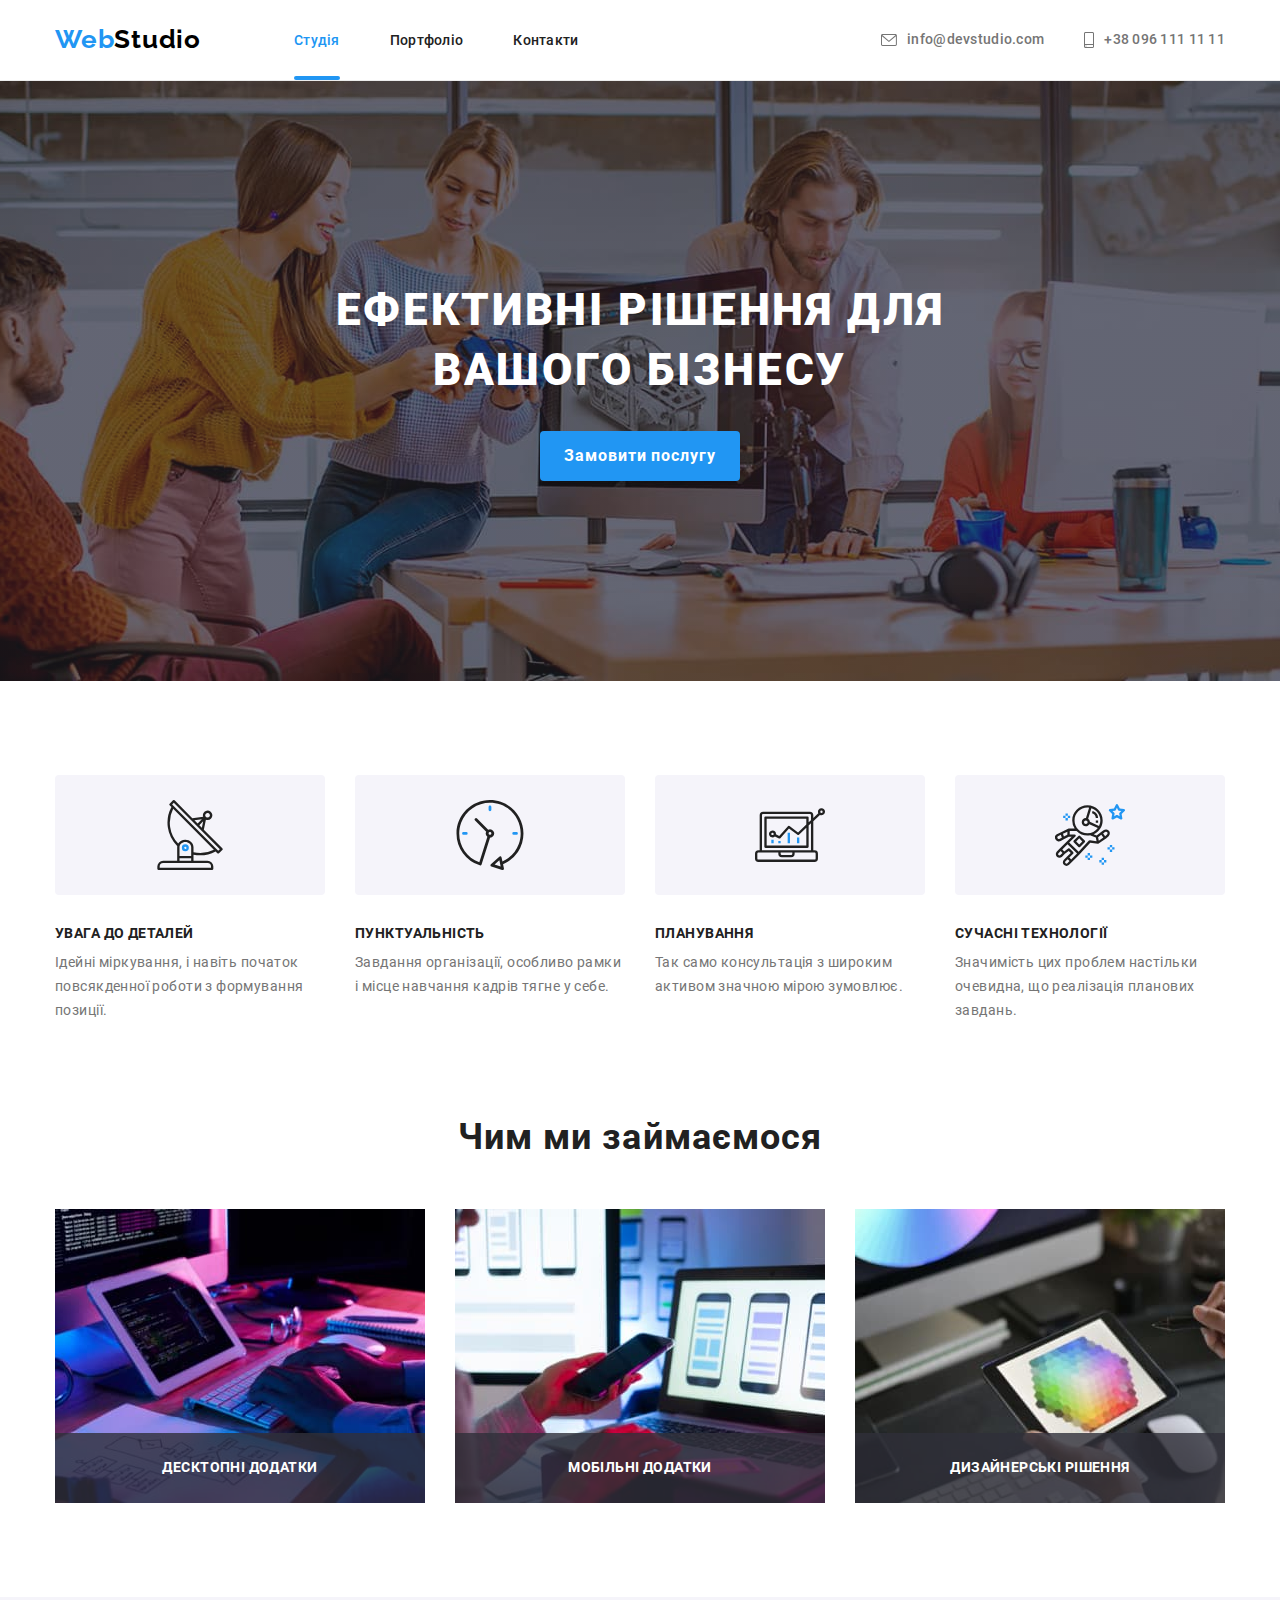
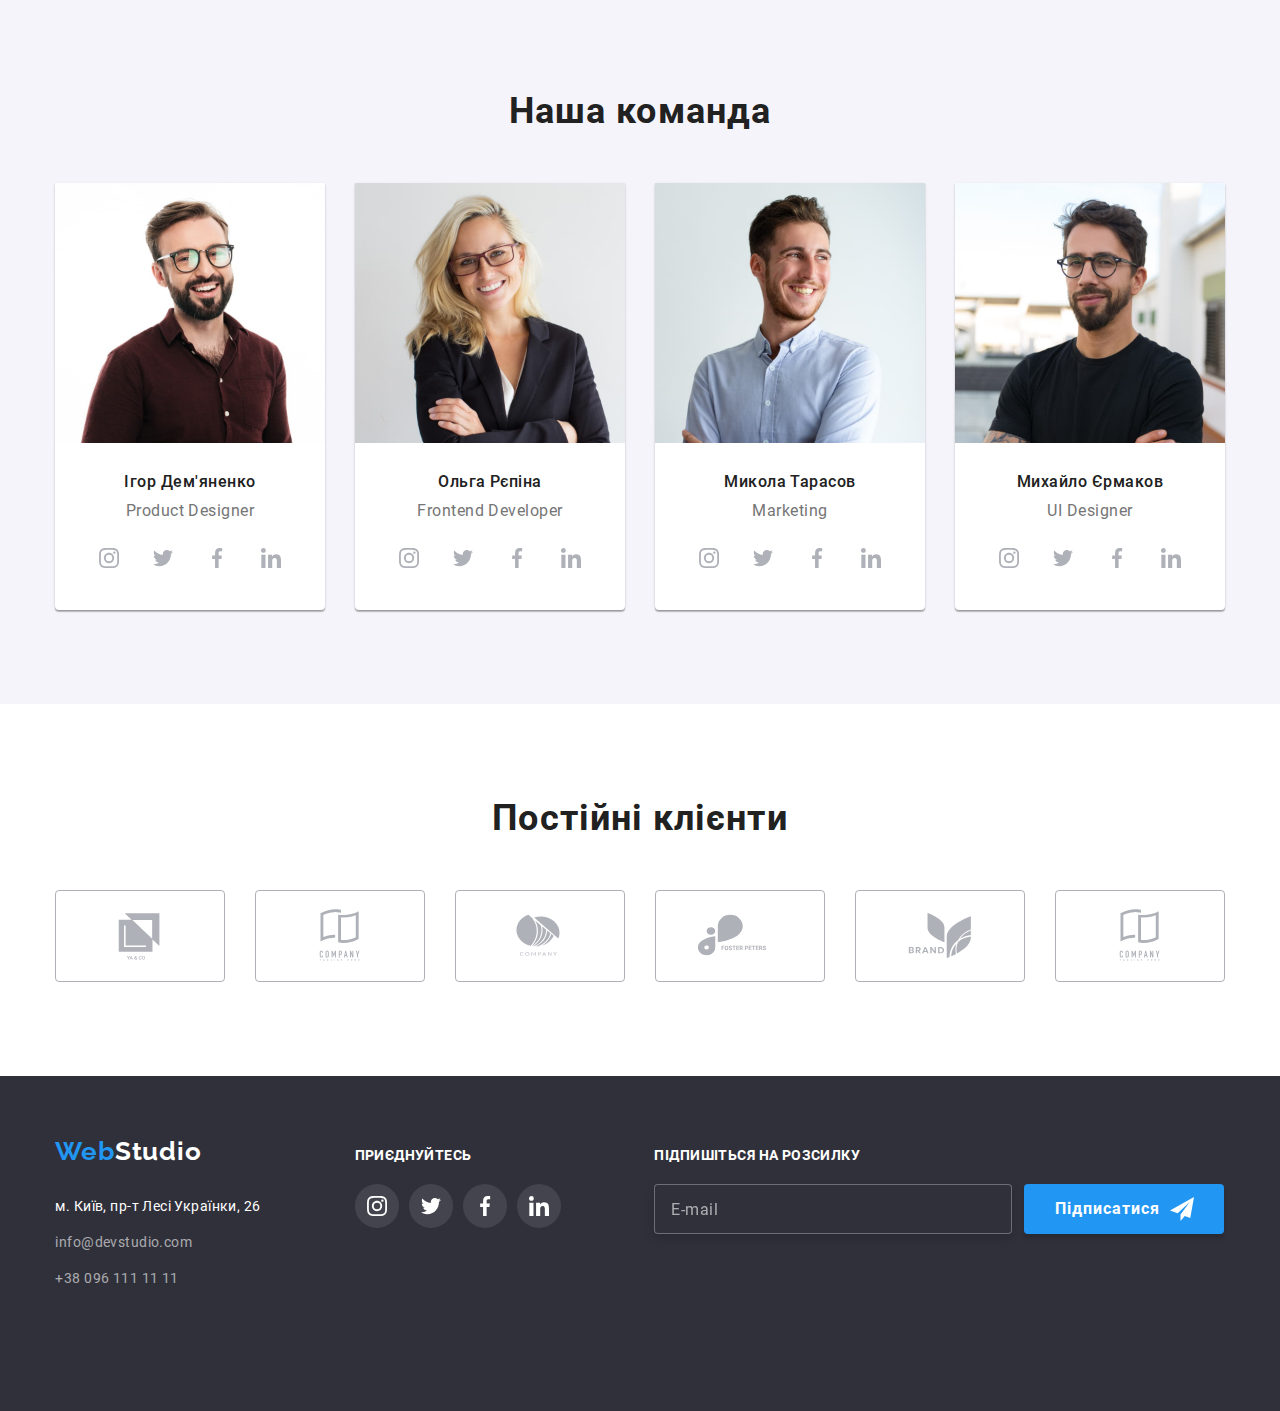
<file: index.html>
<!DOCTYPE html>
<html lang="uk">
  <head>
    <meta charset="UTF-8">
    <meta http-equiv="X-UA-Compatible" content="IE=edge">
    <meta name="viewport" content="width=device-width, initial-scale=1.0">
    <title>WebStudio</title>

    <link
      rel="stylesheet"
      href="https://cdnjs.cloudflare.com/ajax/libs/modern-normalize/1.1.0/modern-normalize.min.css">

    <link rel="stylesheet" href="./css/main.min.css">
  </head>
  <body>

    <!--Header-->
    <header class="header">
      <div class="header__container container">
        <a href="./index.html" class="logo">Web<span class="logo__text">Studio</span></a>

        <button type="button" class="menu-button js-open-menu">
          <svg width="40" height="40" aria-label="Перемикач мобільного меню">
            <use class="icon-menu" href="./images/icon.svg#icon-menu"></use>
          </svg>
        </button>

        <nav class="header__nav">
          <ul class="header__list list">
            <li class="header__item">
              <a href="./index.html" class="header__link header__link--current">Студія</a>
            </li>
            <li class="header__item">
              <a href="./portfolio.html" class="header__link">Портфоліо</a>
            </li>
            <li class="header__item">
              <a href="#" class="header__link">Контакти</a>
            </li>
          </ul>
        </nav>

        <ul class="contact-list list">
          <li class="contact-list__item">
            <a href="mailto:info@devstudio.com" class="contact-list__link">
              <svg class="contact-list__icon contact-list__icon--envelope">
                <use href="./images/icon.svg#icon-envelope"></use>
              </svg>
              info@devstudio.com
            </a>
          </li>
          <li class="contact-list__item">
            <a href="tel:+380961111111" class="contact-list__link">
              <svg class="contact-list__icon contact-list__icon--smartphone">
                <use href="./images/icon.svg#icon-smartphone"></use>
              </svg>
              +38 096 111 11 11
            </a>
          </li>
        </ul>
      </div>
    </header>

    <main>
      <!-- Hero-section -->
      <section class="hero">
        <div class="hero_container">
          <h1 class="hero__title">Ефективні рішення для вашого бізнесу</h1>

          <button type="button" class="button hero__button" data-modal-open>
            Замовити послугу
          </button>
        </div>
      </section>

      <!-- Benefits -->
      <section class="section">
        <div class="container">
          <h2 class="visually-hidden">Переваги нашої компанії</h2>

          <ul class="features list">
            <li class="features__item">
              <div class="features__icon">
                <svg width="70" height="70">
                  <use href="./images/icon.svg#icon-antenna"></use>
                </svg>
              </div>

              <h3 class="features__title">Увага до деталей</h3>
              <p class="features__paragraph">
                Ідейні міркування, і навіть початок повсякденної роботи з формування позиції.
              </p>
            </li>

            <li class="features__item">
              <div class="features__icon">
                <svg width="70" height="70">
                  <use href="./images/icon.svg#icon-clock"></use>
                </svg>
              </div>

              <h3 class="features__title">Пунктуальність</h3>
              <p class="features__paragraph">
                Завдання організації, особливо рамки і місце навчання кадрів тягне у себе.
              </p>
            </li>

            <li class="features__item">
              <div class="features__icon">
                <svg width="70" height="70">
                  <use href="./images/icon.svg#icon-diagram"></use>
                </svg>
              </div>

              <h3 class="features__title">Планування</h3>
              <p class="features__paragraph">
                Так само консультація з широким активом значною мірою зумовлює.
              </p>
            </li>

            <li class="features__item">
              <div class="features__icon">
                <svg width="70" height="70">
                  <use href="./images/icon.svg#icon-astronaut"></use>
                </svg>
              </div>

              <h3 class="features__title">Сучасні технології</h3>
              <p class="features__paragraph">
                Значимість цих проблем настільки очевидна, що реалізація планових завдань.
              </p>
            </li>
          </ul>
        </div>
      </section>

      <!-- Work -->
      <section class="section-work">
        <div class="container">
          <h2 class="section-title">Чим ми займаємося</h2>
          <ul class="work list">
            <li class="work__item">
              <img
                srcset="./images/desktop.jpg 1x, ./images/desktop@2x.jpg 2x"
                src="./images/desktop.jpg"
                alt="Веб-сайти"
                class="work__img">
              <h3 class="work__title">Десктопні додатки</h3>
            </li>
            <li class="work__item">
              <img
                srcset="./images/mobile.jpg 1x, ./images/mobile@2x.jpg 2x"
                src="./images/mobile.jpg"
                alt="Веб-сайти"
                class="work__img">

              <h3 class="work__title">Мобільні додатки</h3>
            </li>

            <li class="work__item">
              <img
                srcset="./images/designer.jpg 1x, ./images/designer@2x.jpg 2x"
                src="./images/designer.jpg"
                alt="Веб-сайти"
                class="work__img">

              <h3 class="work__title">Дизайнерські рішення</h3>
            </li>
          </ul>
        </div>
      </section>

      <!-- Comand-->
      <section class="section section--secondary-color">
        <div class="container">
          <h2 class="section-title">Наша команда</h2>

          <ul class="team list">
            <li class="team__item">
              <picture>
                <source
                  srcset="./images/igor-demyanenko.jpg 1x, ./images/igor-demyanenko@2x.jpg 2x"
                  media="(min-width: 1200px)">
                <source
                  srcset="
                    ./images/igor-demyanenko-tablet.jpg    1x,
                    ./images/igor-demyanenko-tablet@2x.jpg 2x
                  "
                  media="(min-width: 768px)">
                <img
                  srcset="
                    ./images/igor-demyanenko-mob.jpg    1x,
                    ./images/igor-demyanenko-mob@2x.jpg 2x
                  "
                  src="./images/igor-demyanenko-mob.jpg"
                  alt=""
                  class="team__img">
              </picture>

              <div class="team__container">
                <h3 class="team__title">Ігор Дем'яненко</h3>
                <p class="team__paragraph" lang="en">Product Designer</p>

                <ul class="social list">
                  <li class="social__item">
                    <a class="social__link" href="#">
                      <svg width="20" height="20">
                        <use href="./images/icon.svg#icon-instagram"></use></svg
                    ></a>
                  </li>
                  <li class="social__item">
                    <a class="social__link" href="#">
                      <svg width="20" height="20">
                        <use href="./images/icon.svg#icon-twitter"></use></svg
                    ></a>
                  </li>
                  <li class="social__item">
                    <a class="social__link" href="#">
                      <svg width="20" height="20">
                        <use href="./images/icon.svg#icon-facebook"></use></svg
                    ></a>
                  </li>
                  <li class="social__item">
                    <a class="social__link" href="#">
                      <svg width="20" height="20">
                        <use href="./images/icon.svg#icon-linkedin"></use></svg
                    ></a>
                  </li>
                </ul>
              </div>
            </li>

            <li class="team__item">
              <picture>
                <source
                  srcset="./images/olga-repina.jpg 1x, ./images/olga-repina@2x.jpg 2x"
                  media="(min-width: 1200px)">
                <source
                  srcset="./images/olga-repina-tablet.jpg 1x, ./images/olga-repina-tablet@2x.jpg 2x"
                  media="(min-width: 768px)">
                <img
                  srcset="./images/olga-repina-mob.jpg 1x, ./images/olga-repina-mob@2x.jpg 2x"
                  src="./images/olga-repina.jpg"
                  alt="Фото Ольгі Рєпіной"
                  class="team__img">
              </picture>

              <div class="team__container">
                <h3 class="team__title">Ольга Рєпіна</h3>
                <p class="team__paragraph" lang="en">Frontend Developer</p>

                <ul class="social list">
                  <li class="social__item">
                    <a class="social__link" href="#">
                      <svg width="20" height="20">
                        <use href="./images/icon.svg#icon-instagram"></use></svg
                    ></a>
                  </li>
                  <li class="social__item">
                    <a class="social__link" href="#">
                      <svg width="20" height="20">
                        <use href="./images/icon.svg#icon-twitter"></use></svg
                    ></a>
                  </li>
                  <li class="social__item">
                    <a class="social__link" href="#">
                      <svg width="20" height="20">
                        <use href="./images/icon.svg#icon-facebook"></use></svg
                    ></a>
                  </li>
                  <li class="social__item">
                    <a class="social__link" href="#">
                      <svg width="20" height="20">
                        <use href="./images/icon.svg#icon-linkedin"></use></svg
                    ></a>
                  </li>
                </ul>
              </div>
            </li>

            <li class="team__item">
              <picture>
                <source
                  srcset="./images/mykola-tarasov.jpg 1x, ./images/mykola-tarasov@2x.jpg 2x"
                  media="(min-width: 1200px)">
                <source
                  srcset="
                    ./images/mykola-tarasov-tablet.jpg    1x,
                    ./images/mykola-tarasov-tablet@2x.jpg 2x
                  "
                  media="(min-width: 768px)">
                <img
                  srcset="./images/mykola-tarasov-mob.jpg 1x, ./images/mykola-tarasov-mob@2x.jpg 2x"
                  src="./images/mykola-tarasov.jpg"
                  alt="Фото Миколи Тарасова"
                  class="team__img">
              </picture>

              <div class="team__container">
                <h3 class="team__title">Микола Тарасов</h3>
                <p class="team__paragraph" lang="en">Marketing</p>

                <ul class="social list">
                  <li class="social__item">
                    <a class="social__link" href="#">
                      <svg width="20" height="20">
                        <use href="./images/icon.svg#icon-instagram"></use></svg
                    ></a>
                  </li>
                  <li class="social__item">
                    <a class="social__link" href="#">
                      <svg width="20" height="20">
                        <use href="./images/icon.svg#icon-twitter"></use></svg
                    ></a>
                  </li>
                  <li class="social__item">
                    <a class="social__link" href="#">
                      <svg width="20" height="20">
                        <use href="./images/icon.svg#icon-facebook"></use></svg
                    ></a>
                  </li>
                  <li class="social__item">
                    <a class="social__link" href="#">
                      <svg width="20" height="20">
                        <use href="./images/icon.svg#icon-linkedin"></use></svg
                    ></a>
                  </li>
                </ul>
              </div>
            </li>

            <li class="team__item">
              <picture>
                <source
                  srcset="./images/mykhailo-yermakov.jpg 1x, ./images/mykhailo-yermakov@2x.jpg 2x"
                  media="(min-width: 1200px)">
                <source
                  srcset="
                    ./images/mykhailo-yermakov-tablet.jpg    1x,
                    ./images/mykhailo-yermakov-tablet@2x.jpg 2x
                  "
                  media="(min-width: 768px)">
                <img
                  srcset="
                    ./images/mykhailo-yermakov-mob.jpg    1x,
                    ./images/mykhailo-yermakov-mob@2x.jpg 2x
                  "
                  src="./images/mykhailo-yermakov.jpg"
                  alt="Фото Михайла Єрмакова"
                  class="team__img">
              </picture>

              <div class="team__container">
                <h3 class="team__title">Михайло Єрмаков</h3>
                <p class="team__paragraph" lang="en">UI Designer</p>

                <ul class="social list">
                  <li class="social__item">
                    <a class="social__link" href="#">
                      <svg width="20" height="20">
                        <use href="./images/icon.svg#icon-instagram"></use></svg
                    ></a>
                  </li>
                  <li class="social__item">
                    <a class="social__link" href="#">
                      <svg width="20" height="20">
                        <use href="./images/icon.svg#icon-twitter"></use></svg
                    ></a>
                  </li>
                  <li class="social__item">
                    <a class="social__link" href="#">
                      <svg width="20" height="20">
                        <use href="./images/icon.svg#icon-facebook"></use></svg
                    ></a>
                  </li>
                  <li class="social__item">
                    <a class="social__link" href="#">
                      <svg width="20" height="20">
                        <use href="./images/icon.svg#icon-linkedin"></use></svg
                    ></a>
                  </li>
                </ul>
              </div>
            </li>
          </ul>
        </div>
      </section>

      <!-- Clientage -->
      <section class="section">
        <div class="container">
          <h2 class="section-title">Постійні клієнти</h2>

          <ul class="clientage list">
            <li class="clientage__item">
              <a class="clientage__link" href="#">
                <svg width="106" height="60">
                  <use href="./images/icon.svg#icon-ya-co"></use>
                </svg>
              </a>
            </li>
            <li class="clientage__item">
              <a class="clientage__link" href="#">
                <svg width="106" height="60">
                  <use href="./images/icon.svg#icon-company-tagline-here"></use>
                </svg>
              </a>
            </li>
            <li class="clientage__item">
              <a class="clientage__link" href="#">
                <svg width="106" height="60">
                  <use href="./images/icon.svg#icon-company"></use>
                </svg>
              </a>
            </li>
            <li class="clientage__item">
              <a class="clientage__link" href="#">
                <svg width="106" height="60">
                  <use href="./images/icon.svg#icon-foster-peters"></use>
                </svg>
              </a>
            </li>
            <li class="clientage__item">
              <a class="clientage__link" href="#">
                <svg width="106" height="60">
                  <use href="./images/icon.svg#icon-brand"></use>
                </svg>
              </a>
            </li>
            <li class="clientage__item">
              <a class="clientage__link" href="#">
                <svg width="106" height="60">
                  <use href="./images/icon.svg#icon-company-tagline-here"></use>
                </svg>
              </a>
            </li>
          </ul>
        </div>
      </section>
    </main>
    <!-- Footer -->
    <footer class="footer">
      <div class="footer__container">
        <!-- Contancts -->
        <div class="address-container">
          <a href="./index.html" class="logo-footer"
            >Web<span class="logo-footer__text">Studio</span></a
          >
          <address class="address">
            <ul class="address__list list">
              <li class="address__item">
                <a
                  class="address__link address__link--map"
                  href="https://goo.gl/maps/W5uvphnCs49Fz31s8"
                  target="_blank"
                  rel="noreferrer noopener nofollow"
                  >м. Київ, пр-т Лесі Українки, 26
                </a>
              </li>
              <li class="address__item">
                <a href="mailto:info@devstudio.com" class="address__link">info@devstudio.com</a>
              </li>
              <li class="address__item">
                <a href="tel:+380961111111" class="address__link">+38 096 111 11 11</a>
              </li>
            </ul>
          </address>
        </div>

        <!-- Footer Social -->

        <div class="footer-social">
          <p class="footer-text">Приєднуйтесь</p>

          <ul class="social list">
            <li class="social__item">
              <a class="social__link footer-social__link" href="#">
                <svg width="20" height="20">
                  <use href="./images/icon.svg#icon-instagram"></use></svg
              ></a>
            </li>
            <li class="social__item">
              <a class="social__link footer-social__link" href="#">
                <svg width="20" height="20">
                  <use href="./images/icon.svg#icon-twitter"></use></svg
              ></a>
            </li>
            <li class="social__item">
              <a class="social__link footer-social__link" href="#">
                <svg width="20" height="20">
                  <use href="./images/icon.svg#icon-facebook"></use></svg
              ></a>
            </li>
            <li class="social__item">
              <a class="social__link footer-social__link" href="#">
                <svg width="20" height="20">
                  <use href="./images/icon.svg#icon-linkedin"></use></svg
              ></a>
            </li>
          </ul>
        </div>

        <!-- ПІДПИШІТЬСЯ НА РОЗСИЛКУ -->

        <div class="subscription">
          <p class="footer-text">Підпишіться на розсилку</p>

          <form class="subscription__form">
            <input class="subscription__input" type="email" name="email" placeholder="E-mail">

            <button class="button subscription__button" type="submit">
              Підписатися
              <svg class="subscription__icon" width="24" height="24">
                <use href="./images/icon.svg#icon-send"></use>
              </svg>
            </button>
          </form>
        </div>
      </div>
    </footer>

    <!-- Mobile menu -->

    <div class="mobile-menu js-menu-container">
      <button type="button" class="mobile-menu__button js-close-menu">
        <svg width="40" height="40">
          <use class="icon-menu-close" href="./images/icon.svg#icon-menu-close"></use>
        </svg>
      </button>

      <nav class="mobile-menu__nav">
        <ul class="mobile-menu__nav-list list">
          <li class="mobile-menu__nav-item">
            <a href="./index.html" class="mobile-menu__nav-link mobile-menu__nav-link--current"
              >Студія</a
            >
          </li>
          <li class="mobile-menu__nav-item">
            <a href="./portfolio.html" class="mobile-menu__nav-link">Портфоліо</a>
          </li>
          <li class="mobile-menu__nav-item">
            <a href="#" class="mobile-menu__nav-link">Контакти</a>
          </li>
        </ul>
      </nav>

      <ul class="mobile-menu__contact-list list">
        <li class="mobile-menu__contact-item">
          <a href="tel:+380961111111" class="mobile-menu__contact-link"> +38 096 111 11 11 </a>
        </li>
        <li class="mobile-menu__contact-itam">
          <a
            href="mailto:info@devstudio.com"
            class="mobile-menu__contact-link mobile-menu__contact-link--mail"
          >
            info@devstudio.com
          </a>
        </li>
      </ul>

      <ul class="mobile-menu__social-list list">
        <li class="mobile-menu__social-item">
          <a href="#" class="mobile-menu__social-link">Instagram</a>
        </li>
        <li class="mobile-menu__social-item">
          <a href="#" class="mobile-menu__social-link">Twitter</a>
        </li>
        <li class="mobile-menu__social-item">
          <a href="#" class="mobile-menu__social-link">Facebook</a>
        </li>
        <li class="mobile-menu__social-item">
          <a href="#" class="mobile-menu__social-link">LinkedIn</a>
        </li>
      </ul>
    </div>

    <!-- Modal -->
    <div class="backdrop is-hidden" data-modal>
      <div class="modal">
        <button class="close-button" type="button" data-modal-close>
          <svg width="18" height="18">
            <use href="./images/icon.svg#icon-close"></use>
          </svg>
        </button>

        <p class="modal__text">Залиште свої дані, ми вам передзвонимо</p>

        <form class="modal-form">
          <ul class="modal-form__list list">
            <li class="modal-form__item">
              <label class="modal-form__lable" for="user-name">Ім'я</label>
              <div class="modal-form__field">
                <input
                  class="modal-form__input"
                  id="user-name"
                  type="text"
                  name="user-name"
                  minlength="2"
                  required
                  title="Ім'я користувача має складатися з двох слів, розділених пробілом.">
                <svg class="modal-form__icon" width="18" height="18">
                  <use href="./images/icon.svg#icon-person"></use>
                </svg>
              </div>
            </li>

            <li class="modal-form__item">
              <label class="modal-form__lable" for="user-tel">Телефон</label>
              <div class="modal-form__field">
                <input
                  class="modal-form__input"
                  id="user-tel"
                  type="tel"
                  name="user-tel"
                  required
                  pattern="^[1-9]+[0-9]*$"
                  title="Номер телефону повинен починатися з 380...">
                <svg class="modal-form__icon" width="18" height="18">
                  <use href="./images/icon.svg#icon-phone"></use>
                </svg>
              </div>
            </li>

            <li class="modal-form__item">
              <label class="modal-form__lable" for="user-email">Пошта</label>
              <div class="modal-form__field">
                <input
                  class="modal-form__input"
                  id="user-email"
                  type="email"
                  name="user-email"
                  required>
                <svg class="modal-form__icon" width="18" height="18">
                  <use href="./images/icon.svg#icon-email"></use>
                </svg>
              </div>
            </li>

            <li class="modal-form__item">
              <label class="modal-form__lable" for="user-comment">Коментар</label>
              <textarea
                class="modal-form__textarea"
                name="user-comment"
                id="user-comment"
                placeholder="Введіть текст">
              </textarea>
            </li>

            <li class="modal-form__item">
              <div class="checkbox">
                <input
                  class="checkbox__input"
                  id="terms-checkbox"
                  type="checkbox"
                  name="terms-checkbox"
                  required>
                <svg class="checkbox__icon" width="16" height="15">
                  <use href="./images/icon.svg#icon-check"></use>
                </svg>
                <label class="checkbox__label" for="terms-checkbox" title="Обовязкове поле"
                  >Погоджуюся з розсилкою та приймаю
                  <a class="checkbox__link" href="#">Умови договору</a>
                </label>
              </div>
            </li>
          </ul>

          <button class="modal-form__button button" type="submit">Відправити</button>
        </form>
      </div>
    </div>
    <script src="./js/menu.js"></script>
    <script src="./js/modal.js"></script>
  </body>
</html>
</file>
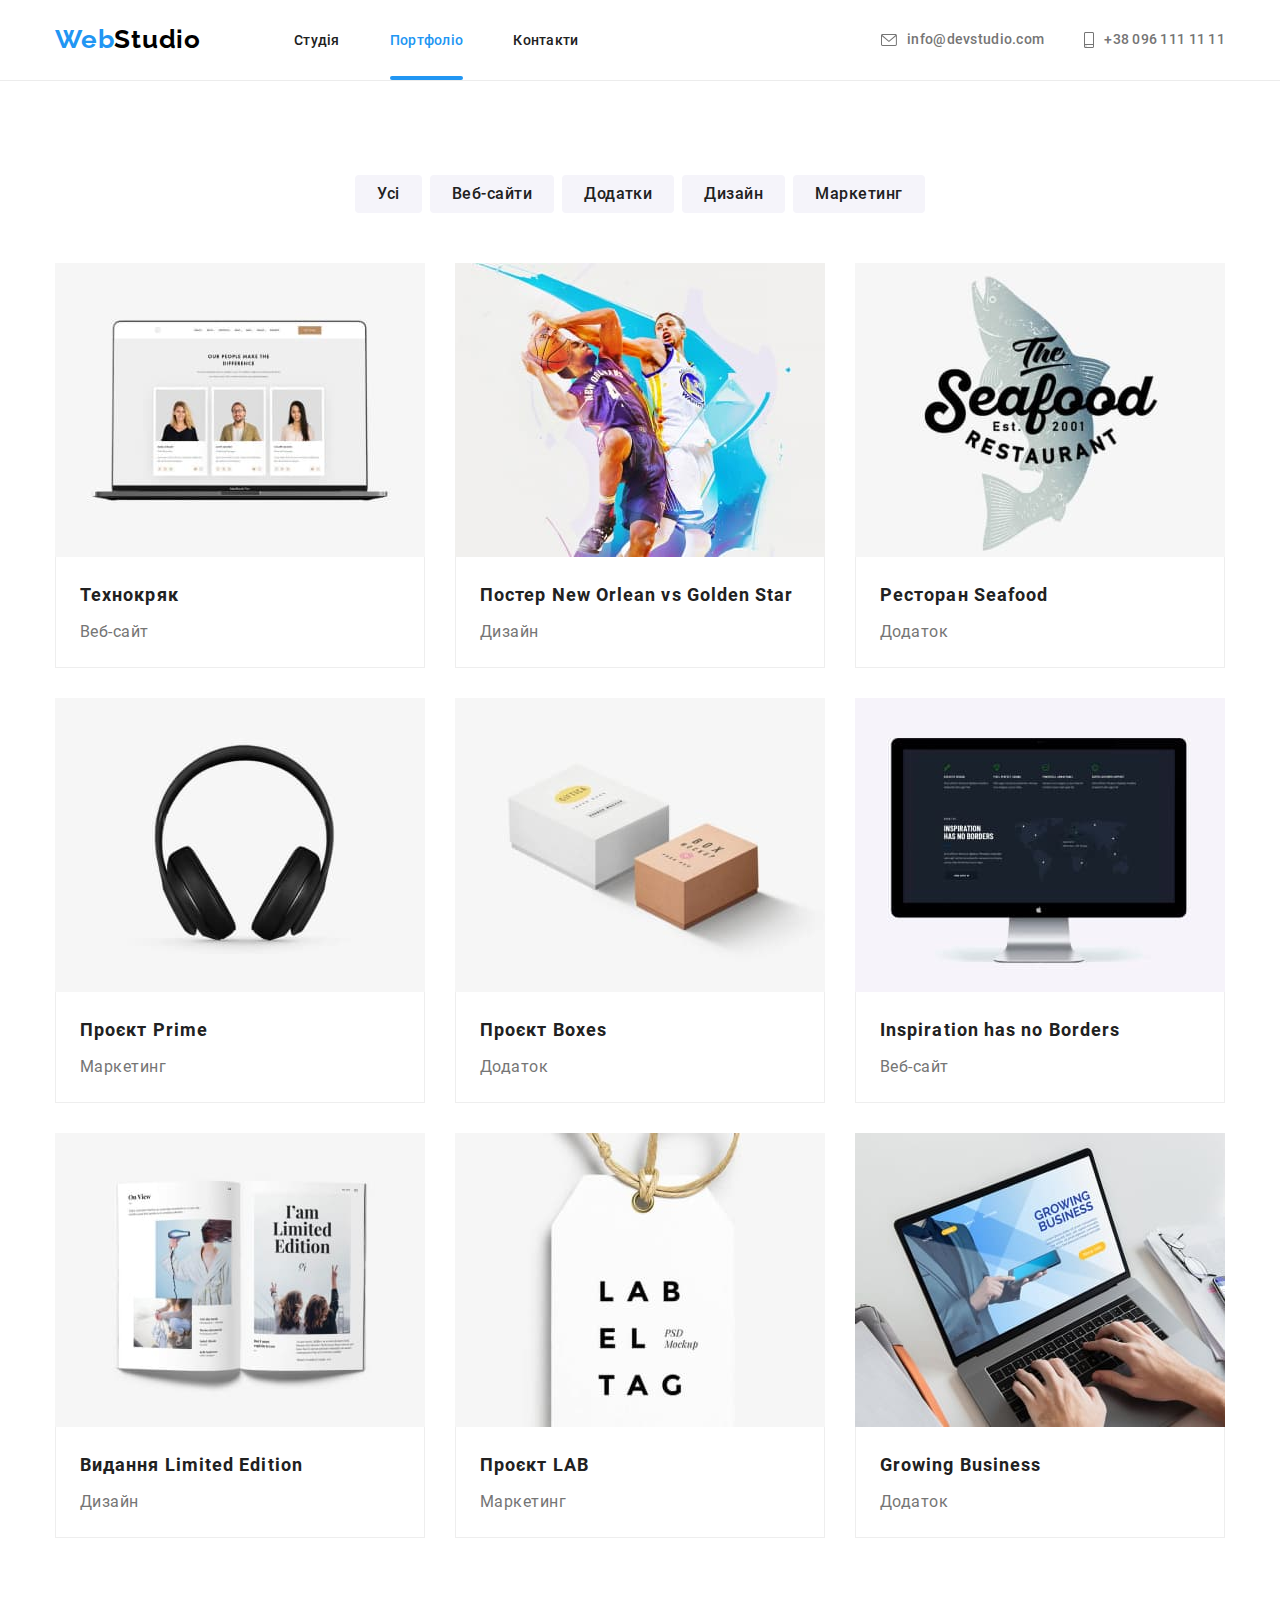
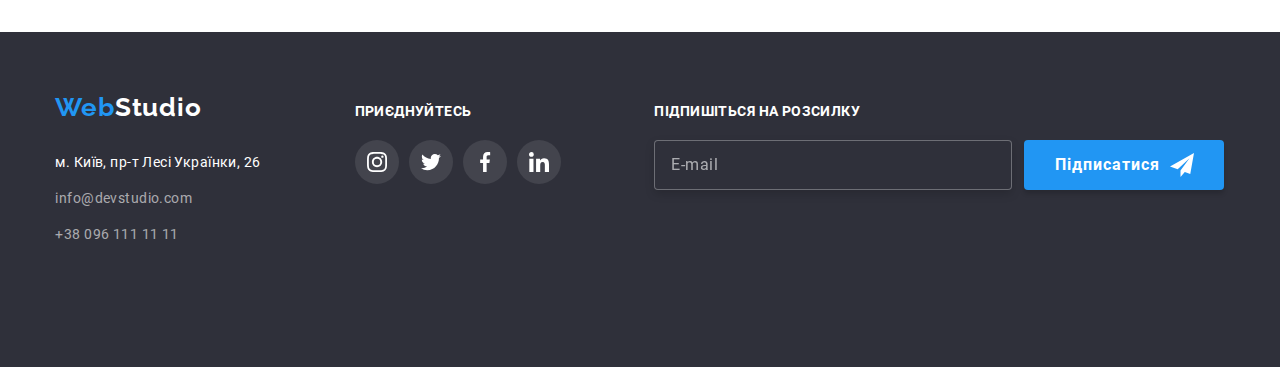
<file: portfolio.html>
<!DOCTYPE html>
<html lang="uk">
  <head>
    <meta charset="UTF-8">
    <meta http-equiv="X-UA-Compatible" content="IE=edge">
    <meta name="viewport" content="width=device-width, initial-scale=1.0">
    <title>WebStudio</title>
    <link
      href="https://fonts.googleapis.com/css2?family=Raleway:wght@700&family=Roboto:wght@400;500;700;900&display=swap"
      rel="stylesheet">

    <link
      rel="stylesheet"
      href="https://cdnjs.cloudflare.com/ajax/libs/modern-normalize/1.1.0/modern-normalize.min.css">

    <link rel="stylesheet" href="./css/main.min.css">
  </head>
  <body>
    <!-- Header-->
    <header class="header">
      <div class="header__container container">
        <a href="./index.html" class="logo">Web<span class="logo__text">Studio</span></a>

        <button type="button" class="menu-button js-open-menu">
          <svg width="40" height="40" aria-label="Перемикач мобільного меню">
            <use class="icon-menu" href="./images/icon.svg#icon-menu"></use>
          </svg>
        </button>

        <nav class="header__nav">
          <ul class="header__list list">
            <li class="header__item">
              <a href="./index.html" class="header__link">Студія</a>
            </li>
            <li class="header__item">
              <a href="./portfolio.html" class="header__link header__link--current">Портфоліо</a>
            </li>
            <li class="header__item">
              <a href="#" class="header__link">Контакти</a>
            </li>
          </ul>
        </nav>

        <ul class="contact-list list">
          <li class="contact-list__item">
            <a href="mailto:info@devstudio.com" class="contact-list__link">
              <svg class="contact-list__icon contact-list__icon--envelope">
                <use href="./images/icon.svg#icon-envelope"></use>
              </svg>
              info@devstudio.com
            </a>
          </li>
          <li class="contact-list__item">
            <a href="tel:+380961111111" class="contact-list__link">
              <svg class="contact-list__icon contact-list__icon--smartphone">
                <use href="./images/icon.svg#icon-smartphone"></use>
              </svg>
              +38 096 111 11 11
            </a>
          </li>
        </ul>
      </div>
    </header>

    <main>
      <!-- Buttons-->
      <section class="section">
        <div class="container">
          <h1 class="visually-hidden">Портфоліо</h1>
          <ul class="filter-list list">
            <li class="filter-list__item">
              <button type="button" class="button filter-list__button">Усі</button>
            </li>
            <li class="filter-list__item">
              <button type="button" class="button filter-list__button">Веб-сайти</button>
            </li>
            <li class="filter-list__item">
              <button type="button" class="button filter-list__button">Додатки</button>
            </li>
            <li class="filter-list__item">
              <button type="button" class="button filter-list__button">Дизайн</button>
            </li>
            <li class="filter-list__item">
              <button type="button" class="button filter-list__button">Маркетинг</button>
            </li>
          </ul>

          <!-- Projects-->

          <ul class="project list">
            <li class="project__item">
              <a href="#" class="project__link">
                <div class="project__img">
                  <picture>
                    <source
                      srcset="./images/technoquack.jpg 1x, ./images/technoquack@2x.jpg 2x"
                      media="(min-width: 1200px)">
                    <source
                      srcset="
                        ./images/technoquack-tablet.jpg    1x,
                        ./images/technoquack-tablet@2x.jpg 2x
                      "
                      media="(min-width: 768px)">
                    <img
                      srcset="./images/technoquack-mob.jpg 1x, ./images/technoquack-mob@2x.jpg 2x"
                      src="./images/technoquack.jpg"
                      alt="">
                  </picture>

                  <p class="project__overlay">
                    Ресурс пропонує комплексні пропозиції з різним рівнем функціоналу та сервісів.
                    Все це дозволить відвідувачу отримати вичерпні відомості про компанію чи
                    приватну особу.
                  </p>
                </div>

                <div class="project__container">
                  <h2 class="project__title">Технокряк</h2>
                  <p class="project__paragraph">Веб-сайт</p>
                </div>
              </a>
            </li>

            <li class="project__item">
              <a href="#" class="project__link">
                <div class="project__img">
                  <picture>
                    <source
                      srcset="
                        ./images/new-orlean-poster.jpg    1x,
                        ./images/new-orlean-poster@2x.jpg 2x
                      "
                      media="(min-width: 1200px)">
                    <source
                      srcset="
                        ./images/new-orlean-poster-tablet.jpg    1x,
                        ./images/new-orlean-poster-tablet@2x.jpg 2x
                      "
                      media="(min-width: 768px)">
                    <img
                      srcset="
                        ./images/new-orlean-poster-mob.jpg    1x,
                        ./images/new-orlean-poster-mob@2x.jpg 2x
                      "
                      src="./images/new-orlean-poster.jpg"
                      alt="">
                  </picture>

                  <p class="project__overlay">
                    Ресурс пропонує комплексні пропозиції з різним рівнем функціоналу та сервісів.
                    Все це дозволить відвідувачу отримати вичерпні відомості про компанію чи
                    приватну особу.
                  </p>
                </div>

                <div class="project__container">
                  <h2 class="project__title">Постер New Orlean vs Golden Star</h2>
                  <p class="project__paragraph">Дизайн</p>
                </div>
              </a>
            </li>

            <li class="project__item">
              <a href="#" class="project__link">
                <div class="project__img">
                  <picture>
                    <source
                      srcset="
                        ./images/seafood-restaurant.jpg    1x,
                        ./images/seafood-restaurant@2x.jpg 2x
                      "
                      media="(min-width: 1200px)">
                    <source
                      srcset="
                        ./images/seafood-restaurant-tablet.jpg    1x,
                        ./images/seafood-restaurant-tablet@2x.jpg 2x
                      "
                      media="(min-width: 768px)">
                    <img
                      srcset="
                        ./images/seafood-restaurant-mob.jpg    1x,
                        ./images/seafood-restaurant-mob@2x.jpg 2x
                      "
                      src="./images/seafood-restaurant.jpg"
                      alt="">
                  </picture>

                  <p class="project__overlay">
                    Ресурс пропонує комплексні пропозиції з різним рівнем функціоналу та сервісів.
                    Все це дозволить відвідувачу отримати вичерпні відомості про компанію чи
                    приватну особу.
                  </p>
                </div>

                <div class="project__container">
                  <h2 class="project__title">Ресторан Seafood</h2>
                  <p class="project__paragraph">Додаток</p>
                </div>
              </a>
            </li>

            <li class="project__item">
              <a href="#" class="project__link">
                <div class="project__img">
                  <picture>
                    <source
                      srcset="./images/project-prime.jpg 1x, ./images/project-prime@2x.jpg 2x"
                      media="(min-width: 1200px)">
                    <source
                      srcset="
                        ./images/project-prime-tablet.jpg    1x,
                        ./images/project-prime-tablet@2x.jpg 2x
                      "
                      media="(min-width: 768px)">
                    <img
                      srcset="
                        ./images/project-prime-mob.jpg    1x,
                        ./images/project-prime-mob@2x.jpg 2x
                      "
                      src="./images/project-prime.jpg"
                      alt="">
                  </picture>

                  <p class="project__overlay">
                    Ресурс пропонує комплексні пропозиції з різним рівнем функціоналу та сервісів.
                    Все це дозволить відвідувачу отримати вичерпні відомості про компанію чи
                    приватну особу.
                  </p>
                </div>

                <div class="project__container">
                  <h2 class="project__title">Проєкт Prime</h2>
                  <p class="project__paragraph">Маркетинг</p>
                </div>
              </a>
            </li>

            <li class="project__item">
              <a href="#" class="project__link">
                <div class="project__img">
                  <picture>
                    <source
                      srcset="./images/project-boxes.jpg 1x, ./images/project-boxes@2x.jpg 2x"
                      media="(min-width: 1200px)">
                    <source
                      srcset="
                        ./images/project-boxes-tablet.jpg    1x,
                        ./images/project-boxes-tablet@2x.jpg 2x
                      "
                      media="(min-width: 768px)">
                    <img
                      srcset="
                        ./images/project-boxes-mob.jpg    1x,
                        ./images/project-boxes-mob@2x.jpg 2x
                      "
                      src="./images/project-boxes.jpg"
                      alt="">
                  </picture>

                  <p class="project__overlay">
                    Ресурс пропонує комплексні пропозиції з різним рівнем функціоналу та сервісів.
                    Все це дозволить відвідувачу отримати вичерпні відомості про компанію чи
                    приватну особу.
                  </p>
                </div>

                <div class="project__container">
                  <h2 class="project__title">Проєкт Boxes</h2>
                  <p class="project__paragraph">Додаток</p>
                </div>
              </a>
            </li>

            <li class="project__item">
              <a href="#" class="project__link">
                <div class="project__img">
                  <picture>
                    <source
                      srcset="
                        ./images/inspiration-has-no-borders.jpg    1x,
                        ./images/inspiration-has-no-borders@2x.jpg 2x
                      "
                      media="(min-width: 1200px)">
                    <source
                      srcset="
                        ./images/inspiration-has-no-borders-tablet.jpg    1x,
                        ./images/inspiration-has-no-borders-tablet@2x.jpg 2x
                      "
                      media="(min-width: 768px)">
                    <img
                      srcset="
                        ./images/inspiration-has-no-borders-mob.jpg    1x,
                        ./images/inspiration-has-no-borders-mob@2x.jpg 2x
                      "
                      src="./images/inspiration-has-no-borders.jpg"
                      alt="">
                  </picture>

                  <p class="project__overlay">
                    Ресурс пропонує комплексні пропозиції з різним рівнем функціоналу та сервісів.
                    Все це дозволить відвідувачу отримати вичерпні відомості про компанію чи
                    приватну особу.
                  </p>
                </div>

                <div class="project__container">
                  <h2 class="project__title">Inspiration has no Borders</h2>
                  <p class="project__paragraph">Веб-сайт</p>
                </div>
              </a>
            </li>

            <li class="project__item">
              <a href="#" class="project__link">
                <div class="project__img">
                  <picture>
                    <source
                      srcset="./images/limited-edition.jpg 1x, ./images/limited-edition@2x.jpg 2x"
                      media="(min-width: 1200px)">
                    <source
                      srcset="
                        ./images/limited-edition-tablet.jpg    1x,
                        ./images/limited-edition-tablet@2x.jpg 2x
                      "
                      media="(min-width: 768px)">
                    <img
                      srcset="
                        ./images/limited-edition-mob.jpg    1x,
                        ./images/limited-edition-mob@2x.jpg 2x
                      "
                      src="./images/limited-edition.jpg"
                      alt="">
                  </picture>

                  <p class="project__overlay">
                    Ресурс пропонує комплексні пропозиції з різним рівнем функціоналу та сервісів.
                    Все це дозволить відвідувачу отримати вичерпні відомості про компанію чи
                    приватну особу.
                  </p>
                </div>

                <div class="project__container">
                  <h2 class="project__title">Видання Limited Edition</h2>
                  <p class="project__paragraph">Дизайн</p>
                </div>
              </a>
            </li>

            <li class="project__item">
              <a href="#" class="project__link">
                <div class="project__img">
                  <picture>
                    <source
                      srcset="./images/lab-project.jpg 1x, ./images/lab-project@2x.jpg 2x"
                      media="(min-width: 1200px)">
                    <source
                      srcset="
                        ./images/lab-project-tablet.jpg    1x,
                        ./images/lab-project-tablet@2x.jpg 2x
                      "
                      media="(min-width: 768px)">
                    <img
                      srcset="./images/lab-project-mob.jpg 1x, ./images/lab-project-mob@2x.jpg 2x"
                      src="./images/lab-project.jpg"
                      alt="">
                  </picture>

                  <p class="project__overlay">
                    Ресурс пропонує комплексні пропозиції з різним рівнем функціоналу та сервісів.
                    Все це дозволить відвідувачу отримати вичерпні відомості про компанію чи
                    приватну особу.
                  </p>
                </div>

                <div class="project__container">
                  <h2 class="project__title">Проєкт LAB</h2>
                  <p class="project__paragraph">Маркетинг</p>
                </div>
              </a>
            </li>

            <li class="project__item">
              <a href="#" class="project__link">
                <div class="project__img">
                  <picture>
                    <source
                      srcset="./images/growing-business.jpg 1x, ./images/growing-business@2x.jpg 2x"
                      media="(min-width: 1200px)">
                    <source
                      srcset="
                        ./images/growing-business-tablet.jpg    1x,
                        ./images/growing-business-tablet@2x.jpg 2x
                      "
                      media="(min-width: 768px)">
                    <img
                      srcset="
                        ./images/growing-business-mob.jpg    1x,
                        ./images/growing-business-mob@2x.jpg 2x
                      "
                      src="./images/growing-business.jpg"
                      alt="">
                  </picture>

                  <p class="project__overlay">
                    Ресурс пропонує комплексні пропозиції з різним рівнем функціоналу та сервісів.
                    Все це дозволить відвідувачу отримати вичерпні відомості про компанію чи
                    приватну особу.
                  </p>
                </div>

                <div class="project__container">
                  <h2 class="project__title">Growing Business</h2>
                  <p class="project__paragraph">Додаток</p>
                </div>
              </a>
            </li>
          </ul>
        </div>
      </section>
    </main>
    <!-- Footer-->
    <footer class="footer">
      <div class="footer__container">
        <!-- Contacts -->
        <div class="address-container">
          <a href="./index.html" class="logo-footer"
            >Web<span class="logo-footer__text">Studio</span></a>
          <address class="address">
            <ul class="address__list list">
              <li class="address__item">
                <a
                  class="address__link address__link--map"
                  href="https://goo.gl/maps/W5uvphnCs49Fz31s8"
                  target="_blank"
                  rel="noreferrer noopener nofollow"
                  >м. Київ, пр-т Лесі Українки, 26
                </a>
              </li>
              <li class="address__item">
                <a href="mailto:info@devstudio.com" class="address__link">info@devstudio.com</a>
              </li>
              <li class="address__item">
                <a href="tel:+380961111111" class="address__link">+38 096 111 11 11</a>
              </li>
            </ul>
          </address>
        </div>

        <!-- Footer Social -->

        <div class="footer-social">
          <p class="footer-text">Приєднуйтесь</p>

          <ul class="social list">
            <li class="social__item">
              <a class="social__link footer-social__link" href="#">
                <svg width="20" height="20">
                  <use href="./images/icon.svg#icon-instagram"></use></svg
              ></a>
            </li>
            <li class="social__item">
              <a class="social__link footer-social__link" href="#">
                <svg width="20" height="20">
                  <use href="./images/icon.svg#icon-twitter"></use></svg
              ></a>
            </li>
            <li class="social__item">
              <a class="social__link footer-social__link" href="#">
                <svg width="20" height="20">
                  <use href="./images/icon.svg#icon-facebook"></use></svg
              ></a>
            </li>
            <li class="social__item">
              <a class="social__link footer-social__link" href="#">
                <svg width="20" height="20">
                  <use href="./images/icon.svg#icon-linkedin"></use></svg
              ></a>
            </li>
          </ul>
        </div>

        <!-- ПІДПИШІТЬСЯ НА РОЗСИЛКУ -->

        <div class="subscription">
          <p class="footer-text">Підпишіться на розсилку</p>

          <form class="subscription__form">
            <input class="subscription__input" type="email" name="email" placeholder="E-mail">

            <button class="button subscription__button" type="submit">
              Підписатися
              <svg class="subscription__icon" width="24" height="24">
                <use href="./images/icon.svg#icon-send"></use>
              </svg>
            </button>
          </form>
        </div>
      </div>
    </footer>

    <!-- Mobile menu -->

    <div class="mobile-menu js-menu-container">
      <button type="button" class="mobile-menu__button js-close-menu">
        <svg width="40" height="40">
          <use class="icon-menu-close" href="./images/icon.svg#icon-menu-close"></use>
        </svg>
      </button>

      <nav class="mobile-menu__nav">
        <ul class="mobile-menu__nav-list list">
          <li class="mobile-menu__nav-item">
            <a href="./index.html" class="mobile-menu__nav-link mobile-menu__nav-link--current"
              >Студія</a
            >
          </li>
          <li class="mobile-menu__nav-item">
            <a href="./portfolio.html" class="mobile-menu__nav-link">Портфоліо</a>
          </li>
          <li class="mobile-menu__nav-item">
            <a href="#" class="mobile-menu__nav-link">Контакти</a>
          </li>
        </ul>
      </nav>

      <ul class="mobile-menu__contact-list list">
        <li class="mobile-menu__contact-item">
          <a href="tel:+380961111111" class="mobile-menu__contact-link"> +38 096 111 11 11 </a>
        </li>
        <li class="mobile-menu__contact-itam">
          <a
            href="mailto:info@devstudio.com"
            class="mobile-menu__contact-link mobile-menu__contact-link--mail">
            info@devstudio.com
          </a>
        </li>
      </ul>

      <ul class="mobile-menu__social-list list">
        <li class="mobile-menu__social-item">
          <a href="#" class="mobile-menu__social-link">Instagram</a>
        </li>
        <li class="mobile-menu__social-item">
          <a href="#" class="mobile-menu__social-link">Twitter</a>
        </li>
        <li class="mobile-menu__social-item">
          <a href="#" class="mobile-menu__social-link">Facebook</a>
        </li>
        <li class="mobile-menu__social-item">
          <a href="#" class="mobile-menu__social-link">LinkedIn</a>
        </li>
      </ul>
    </div>
    <script src="./js/menu.js"></script>
  </body>
</html>
</file>
<file: css/main.min.css>
@font-face{font-family:"Raleway";src:url("../fonts/Raleway-VariableFont_wght.ttf");font-weight:700;font-style:normal;font-display:swap}@font-face{font-family:"Roboto";src:url("../fonts/Roboto-Regular.ttf");font-weight:400;font-style:normal;font-display:swap}@font-face{font-family:"Roboto";src:url("../fonts/Roboto-Medium.ttf");font-weight:500;font-style:normal;font-display:swap}@font-face{font-family:"Roboto";src:url("../fonts/Roboto-Bold.ttf");font-weight:700;font-style:normal;font-display:swap}@font-face{font-family:"Roboto";src:url("../fonts/Roboto-Black.ttf");font-weight:900;font-style:normal;font-display:swap}html{-webkit-box-sizing:border-box;box-sizing:border-box}*,*::before,*::after{-webkit-box-sizing:inherit;box-sizing:inherit}body{margin:0;background-color:#fff;color:#757575;font-family:Roboto,sans-serif}h1,h2,h3,h4,h5,h6,p{margin-top:0;margin-bottom:0}.list{list-style:none;padding-left:0;margin:0}.link{text-decoration:none;color:inherit}img{display:block;max-width:100%;height:auto}address{font-style:normal}.visually-hidden{position:absolute;white-space:nowrap;width:1px;height:1px;overflow:hidden;border:0;padding:0;clip:rect(0 0 0 0);-webkit-clip-path:inset(50%);clip-path:inset(50%);margin:-1px}.menu-button{display:-webkit-box;display:-ms-flexbox;display:flex;-webkit-box-align:center;-ms-flex-align:center;align-items:center;-webkit-box-pack:center;-ms-flex-pack:center;justify-content:center;padding:0;margin:0;background-color:#fff;cursor:pointer;border:none}@media screen and (min-width: 768px){.menu-button{display:none}}.button{color:#000;background:#fff;font-family:Roboto,sans-serif;cursor:pointer;border:0}.hero__button{font-weight:700;font-size:16px;line-height:1.875;color:#fff;background:#2196f3;-webkit-box-shadow:0px 4px 4px rgba(0,0,0,.15);box-shadow:0px 4px 4px rgba(0,0,0,.15);letter-spacing:.06em;min-width:200px;padding:10px 24px;text-align:center;border-radius:4px;-webkit-transition-property:background-color;transition-property:background-color;-webkit-transition-duration:250ms;transition-duration:250ms;-webkit-transition-timing-function:cubic-bezier(0.4, 0, 0.2, 1);transition-timing-function:cubic-bezier(0.4, 0, 0.2, 1)}.hero__button:hover,.hero__button:focus{background-color:#188ce8}.subscription__button{margin:0 auto;display:-webkit-box;display:-ms-flexbox;display:flex;-webkit-box-align:center;-ms-flex-align:center;align-items:center;-webkit-box-pack:center;-ms-flex-pack:center;justify-content:center;text-align:center;width:200px;height:50px;-webkit-box-shadow:0px 4px 4px rgba(0,0,0,.15);box-shadow:0px 4px 4px rgba(0,0,0,.15);border:none;border-radius:4px;background:#2196f3;font-family:inherit;font-weight:700;font-size:16px;line-height:1.88;letter-spacing:.06em;color:#fff;cursor:pointer}.close-button{position:absolute;top:8px;right:8px;display:-webkit-box;display:-ms-flexbox;display:flex;-webkit-box-align:center;-ms-flex-align:center;align-items:center;-webkit-box-orient:vertical;-webkit-box-direction:normal;-ms-flex-direction:column;flex-direction:column;-webkit-box-pack:center;-ms-flex-pack:center;justify-content:center;border-radius:50%;cursor:pointer;background:#fff;border:1px solid rgba(0,0,0,.1);height:30px;width:30px;-webkit-transition-property:fill;transition-property:fill;-webkit-transition-duration:250ms;transition-duration:250ms}.close-button:hover,.close-button:focus{fill:#2196f3}.modal-form__button{display:-webkit-box;display:-ms-flexbox;display:flex;margin:0 auto;font-weight:700;font-size:16px;line-height:1.87;color:#fff;background:#2196f3;-webkit-box-shadow:0px 4px 4px rgba(0,0,0,.15);box-shadow:0px 4px 4px rgba(0,0,0,.15);letter-spacing:.06em;min-width:200px;padding:10px 52px;text-align:center;border-radius:4px;-webkit-transition-property:background-color;transition-property:background-color;-webkit-transition-duration:250ms;transition-duration:250ms;margin-top:30px}.modal-form__button:hover,.modal-form__button:focus{background-color:#188ce8}.filter-list__button{color:#212121;background-color:#f5f4fa;font-weight:500;font-size:16px;line-height:1.62;letter-spacing:.03em;padding:6px 22px;text-align:center;border-radius:4px;-webkit-transition-property:color,background-color,-webkit-box-shadow;transition-property:color,background-color,-webkit-box-shadow;transition-property:color,box-shadow,background-color;transition-property:color,box-shadow,background-color,-webkit-box-shadow;-webkit-transition-duration:250ms;transition-duration:250ms;-webkit-transition-timing-function:cubic-bezier(0.4, 0, 0.2, 1);transition-timing-function:cubic-bezier(0.4, 0, 0.2, 1)}.filter-list__button:hover,.filter-list__button:focus{color:#fff;background-color:#2196f3;-webkit-box-shadow:0px 1px 1px rgba(0,0,0,.12),0px 4px 4px rgba(0,0,0,.06),1px 4px 6px rgba(0,0,0,.16);box-shadow:0px 1px 1px rgba(0,0,0,.12),0px 4px 4px rgba(0,0,0,.06),1px 4px 6px rgba(0,0,0,.16)}.clientage{display:-webkit-box;display:-ms-flexbox;display:flex;-ms-flex-wrap:wrap;flex-wrap:wrap;gap:30px;-webkit-box-pack:center;-ms-flex-pack:center;justify-content:center}@media screen and (min-width: 1200px){.clientage{-ms-flex-wrap:nowrap;flex-wrap:nowrap}}.clientage__item{width:210px;height:92px}@media screen and (min-width: 768px){.clientage__item{width:226px}}@media screen and (min-width: 1200px){.clientage__item{width:170px}}.clientage__link{border:1px solid #afb1b8;display:-webkit-box;display:-ms-flexbox;display:flex;-webkit-box-align:center;-ms-flex-align:center;align-items:center;-webkit-box-pack:center;-ms-flex-pack:center;justify-content:center;fill:#afb1b8;width:100%;height:100%;border-radius:4px;-webkit-transition-property:fill,border;transition-property:fill,border;-webkit-transition-duration:250ms;transition-duration:250ms;-webkit-transition-timing-function:cubic-bezier(0.4, 0, 0.2, 1);transition-timing-function:cubic-bezier(0.4, 0, 0.2, 1)}.clientage__link:hover,.clientage__link:focus{fill:#2196f3;border-color:#2196f3}@media screen and (min-width: 768px){.features{display:-webkit-box;display:-ms-flexbox;display:flex;-ms-flex-wrap:wrap;flex-wrap:wrap;gap:30px}}@media screen and (min-width: 1200px){.features{-ms-flex-wrap:nowrap;flex-wrap:nowrap;gap:30px}}.features__item{margin-bottom:30px}@media screen and (min-width: 768px){.features__item{-ms-flex-preferred-size:354px;flex-basis:354px;margin-bottom:0}}@media screen and (min-width: 1200px){.features__item{-ms-flex-preferred-size:270px;flex-basis:270px;margin-bottom:0}}.features__item:last-child{margin-bottom:0}.features__icon{display:-webkit-box;display:-ms-flexbox;display:flex;-webkit-box-align:center;-ms-flex-align:center;align-items:center;-webkit-box-pack:center;-ms-flex-pack:center;justify-content:center;background-color:#f5f4fa;border-radius:4px;margin-bottom:30px;height:120px}@media screen and (min-width: 1200px){.features__icon{width:270px}}.features__title{color:#212121;font-size:14px;line-height:1.142;text-align:center;text-transform:uppercase;letter-spacing:.03em;margin-bottom:10px}@media screen and (min-width: 768px){.features__title{text-align:left}}.features__paragraph{font-size:14px;line-height:1.71;letter-spacing:.03em}.hero{max-width:480px;min-height:400px;text-align:center;margin:0 auto;background-color:rgba(47,48,58,.4);background-image:-webkit-gradient(linear, left top, right top, from(rgba(47, 48, 58, 0.4)), to(rgba(47, 48, 58, 0.4))),url("../images/hero-mob.jpg");background-image:linear-gradient(to right, rgba(47, 48, 58, 0.4), rgba(47, 48, 58, 0.4)),url("../images/hero-mob.jpg");background-repeat:no-repeat;background-size:cover;background-position:center;text-align:center;padding-top:118px;padding-bottom:118px}@media(min-device-pixel-ratio: 2),(-webkit-min-device-pixel-ratio: 2),(min-resolution: 192dpi),(min-resolution: 2dppx){.hero{background-image:-webkit-gradient(linear, left top, right top, from(rgba(47, 48, 58, 0.4)), to(rgba(47, 48, 58, 0.4))),url("../images/hero-mob@2x.jpg");background-image:linear-gradient(to right, rgba(47, 48, 58, 0.4), rgba(47, 48, 58, 0.4)),url("../images/hero-mob@2x.jpg")}}@media screen and (min-width: 768px){.hero{max-width:768px;min-height:400px;padding-left:204px;padding-right:204px;background-image:-webkit-gradient(linear, left top, right top, from(rgba(47, 48, 58, 0.4)), to(rgba(47, 48, 58, 0.4))),url("../images/hero-tablet.jpg");background-image:linear-gradient(to right, rgba(47, 48, 58, 0.4), rgba(47, 48, 58, 0.4)),url("../images/hero-tablet.jpg")}}@media screen and (min-width: 768px)and (min-device-pixel-ratio: 2),screen and (min-width: 768px)and (-webkit-min-device-pixel-ratio: 2),screen and (min-width: 768px)and (min-resolution: 192dpi),screen and (min-width: 768px)and (min-resolution: 2dppx){.hero{background-image:-webkit-gradient(linear, left top, right top, from(rgba(47, 48, 58, 0.4)), to(rgba(47, 48, 58, 0.4))),url("../images/hero-tablet@2x.jpg");background-image:linear-gradient(to right, rgba(47, 48, 58, 0.4), rgba(47, 48, 58, 0.4)),url("../images/hero-tablet@2x.jpg")}}@media screen and (min-width: 1200px){.hero{max-width:1600px;min-height:600px;padding-top:200px;padding-bottom:200px;background-image:-webkit-gradient(linear, left top, right top, from(rgba(47, 48, 58, 0.4)), to(rgba(47, 48, 58, 0.4))),url("../images/hero.jpg");background-image:linear-gradient(to right, rgba(47, 48, 58, 0.4), rgba(47, 48, 58, 0.4)),url("../images/hero.jpg")}}@media screen and (min-width: 1200px)and (min-device-pixel-ratio: 2),screen and (min-width: 1200px)and (-webkit-min-device-pixel-ratio: 2),screen and (min-width: 1200px)and (min-resolution: 192dpi),screen and (min-width: 1200px)and (min-resolution: 2dppx){.hero{background-image:-webkit-gradient(linear, left top, right top, from(rgba(47, 48, 58, 0.4)), to(rgba(47, 48, 58, 0.4))),url("../images/hero@2x.jpg");background-image:linear-gradient(to right, rgba(47, 48, 58, 0.4), rgba(47, 48, 58, 0.4)),url("../images/hero@2x.jpg")}}.hero__container{max-width:480px;margin:0 auto}@media screen and (min-width: 768px){.hero__container{max-width:768px}}@media screen and (min-width: 1200px){.hero__container{max-width:1200px}}.hero__title{font-weight:900;font-size:26px;line-height:1.615;letter-spacing:.06em;text-transform:uppercase;color:#fff;margin-bottom:30px}@media screen and (min-width: 1200px){.hero__title{font-size:44px;line-height:1.36;width:696px;margin:0 auto;margin-bottom:30px}}.backdrop{position:fixed;top:0;left:0;width:100%;height:100%;background:rgba(0,0,0,.2);-webkit-transition:opacity 250ms ease-in-out,visibility 250ms ease-in-out;transition:opacity 250ms ease-in-out,visibility 250ms ease-in-out}.is-hidden{opacity:0;visibility:hidden;pointer-events:none}.backdrop.is-hidden .modal{-webkit-transform:translate(-50%, -50%) scale(0);transform:translate(-50%, -50%) scale(0)}.modal{position:absolute;top:93px;left:50%;max-width:450px;width:100%;-webkit-transform:translateX(-50%);transform:translateX(-50%);background-color:#fff;-webkit-box-shadow:0px 1px 3px rgba(0,0,0,.12),0px 1px 1px rgba(0,0,0,.14),0px 2px 1px rgba(0,0,0,.2);box-shadow:0px 1px 3px rgba(0,0,0,.12),0px 1px 1px rgba(0,0,0,.14),0px 2px 1px rgba(0,0,0,.2);border-radius:4px;-webkit-transition:-webkit-transform 250ms cubic-bezier(0.4, 0, 0.2, 1);transition:-webkit-transform 250ms cubic-bezier(0.4, 0, 0.2, 1);transition:transform 250ms cubic-bezier(0.4, 0, 0.2, 1);transition:transform 250ms cubic-bezier(0.4, 0, 0.2, 1), -webkit-transform 250ms cubic-bezier(0.4, 0, 0.2, 1)}@media screen and (min-width: 1200px){.modal{width:100%;height:100%;max-width:528px;max-height:581px}}.modal__text{font-style:normal;font-weight:700;font-size:20px;line-height:1.5;text-align:center;letter-spacing:.03em;margin-top:40px;margin-left:40px;margin-right:40px;color:#212121}@media screen and (min-width: 1200px){.modal__text{line-height:1.15;letter-spacing:.03em}}.modal-form{margin-top:12px;padding-right:40px;padding-bottom:40px;padding-left:40px}.modal-form__item{margin-top:10px}.modal-form__item:first-child{margin-top:0px}.modal-form__item:last-child{margin-top:20px}.modal-form__lable{display:block;font-size:12px;line-height:1.166;letter-spacing:.01em;color:#757575}.modal-form__field{position:relative;margin-top:4px}.modal-form__input{width:100%;height:40px;padding:0 12px 0 42px;border:1px solid rgba(33,33,33,.2);border-radius:4px;outline:none;cursor:pointer}.modal-form__input:focus{border-color:#2196f3}.modal-form__input:focus+.modal-form__icon{fill:#2196f3}.modal-form__icon{position:absolute;top:50%;left:12px;-webkit-transform:translateY(-50%);transform:translateY(-50%)}.modal-form__textarea{display:block;width:100%;height:120px;padding:12px 16px;border:1px solid rgba(33,33,33,.2);border-radius:4px;outline:none;cursor:pointer;resize:none;margin-top:4px}.modal-form__textarea:focus{border-color:#2196f3}.modal-form__textarea::-webkit-input-placeholder{font-size:12px;line-height:14px;letter-spacing:.01em;color:rgba(117,117,117,.5)}.modal-form__textarea::-moz-placeholder{font-size:12px;line-height:14px;letter-spacing:.01em;color:rgba(117,117,117,.5)}.modal-form__textarea:-ms-input-placeholder{font-size:12px;line-height:14px;letter-spacing:.01em;color:rgba(117,117,117,.5)}.modal-form__textarea::-ms-input-placeholder{font-size:12px;line-height:14px;letter-spacing:.01em;color:rgba(117,117,117,.5)}.modal-form__textarea::placeholder{font-size:12px;line-height:14px;letter-spacing:.01em;color:rgba(117,117,117,.5)}.checkbox{display:-webkit-box;display:-ms-flexbox;display:flex;-webkit-box-align:center;-ms-flex-align:center;align-items:center}.checkbox__input{-webkit-appearance:none;-moz-appearance:none;appearance:none}.checkbox__input:checked+.checkbox__icon{fill:#fff;background-color:#2196f3;border-color:#2196f3}.checkbox__icon{position:absolute;left:52px;border:2px solid #212121;border-radius:2px;fill:rgba(0,0,0,0)}.checkbox__label{position:relative;padding-left:34px;font-weight:400;font-size:12px;line-height:1.166;letter-spacing:.03em;color:#757575;cursor:pointer}@media screen and (min-width: 1200px){.checkbox__label{font-size:14px;line-height:24px}}.checkbox__link{color:#2196f3}.filter-list{width:80%;display:-webkit-box;display:-ms-flexbox;display:flex;-ms-flex-wrap:wrap;flex-wrap:wrap;gap:8px;margin-bottom:40px}@media screen and (min-width: 768px){.filter-list{width:auto;-webkit-box-pack:center;-ms-flex-pack:center;justify-content:center;margin-bottom:30px}}@media screen and (min-width: 1200px){.filter-list{-webkit-box-pack:center;-ms-flex-pack:center;justify-content:center;-webkit-box-align:center;-ms-flex-align:center;align-items:center;margin-bottom:50px}}.filter-list__item{margin-bottom:15px}.filter-list__item:nth-last-child(-n+2){margin-bottom:0}@media screen and (min-width: 768px){.filter-list__item{margin-bottom:0}}.project{display:-webkit-box;display:-ms-flexbox;display:flex;-ms-flex-wrap:wrap;flex-wrap:wrap;gap:30px}.project__item{width:450px}@media screen and (min-width: 768px){.project__item{width:354px}}@media screen and (min-width: 1200px){.project__item{width:370px}}.project__link{display:-webkit-box;display:-ms-flexbox;display:flex;-webkit-box-orient:vertical;-webkit-box-direction:normal;-ms-flex-direction:column;flex-direction:column;text-decoration:none;height:100%;-webkit-transition-property:-webkit-box-shadow;transition-property:-webkit-box-shadow;transition-property:box-shadow;transition-property:box-shadow, -webkit-box-shadow;-webkit-transition-duration:250ms;transition-duration:250ms;-webkit-transition-timing-function:cubic-bezier(0.4, 0, 0.2, 1);transition-timing-function:cubic-bezier(0.4, 0, 0.2, 1)}@media screen and (min-width: 1200px){.project__link{display:block}}.project__link:hover,.project__link:focus{-webkit-box-shadow:0px 1px 1px rgba(0,0,0,.12),0px 4px 4px rgba(0,0,0,.06),1px 4px 6px rgba(0,0,0,.16);box-shadow:0px 1px 1px rgba(0,0,0,.12),0px 4px 4px rgba(0,0,0,.06),1px 4px 6px rgba(0,0,0,.16)}.project__img{position:relative;overflow:hidden}.project__overlay{position:absolute;top:0;left:0;width:100%;height:100%;-webkit-transform:translateY(100%);transform:translateY(100%);-webkit-transition-property:-webkit-transform;transition-property:-webkit-transform;transition-property:transform;transition-property:transform, -webkit-transform;-webkit-transition-duration:250ms;transition-duration:250ms;-webkit-transition-timing-function:cubic-bezier(0.4, 0, 0.2, 1);transition-timing-function:cubic-bezier(0.4, 0, 0.2, 1);padding:77px 24px;font-size:18px;line-height:1.555;letter-spacing:.03em;opacity:1;color:#fff;background-color:rgba(33,150,243,.9)}@media screen and (min-width: 768px){.project__overlay{padding-top:49px}}@media screen and (min-width: 1200px){.project__overlay{padding:64px 24px}}.project__link:hover .project__overlay,.project__link:focus .project__overlay{-webkit-transform:translatey(0);transform:translatey(0)}.project__container{-webkit-box-flex:1;-ms-flex-positive:1;flex-grow:1;border-left:1px solid #eee;border-right:1px solid #eee;border-bottom:1px solid #eee;padding:20px 24px}.project__title{margin-bottom:4px;font-size:18px;line-height:2;letter-spacing:.06em;color:#212121}.project__paragraph{font-size:16px;line-height:1.875;letter-spacing:.03em;color:#757575}.section-work{display:none}@media screen and (min-width: 1200px){.section-work{display:block;padding-top:0;padding-bottom:94px}}.work{display:-webkit-box;display:-ms-flexbox;display:flex;-webkit-box-pack:justify;-ms-flex-pack:justify;justify-content:space-between}.work__item{position:relative}.work__title{width:100%;color:#fff;background-color:rgba(47,48,58,.8);font-size:14px;line-height:1.14;letter-spacing:.03em;text-align:center;text-transform:uppercase;padding-top:27px;padding-bottom:27px;position:absolute;bottom:0}.social{display:-webkit-box;display:-ms-flexbox;display:flex;-webkit-box-align:center;-ms-flex-align:center;align-items:center;-webkit-box-pack:center;-ms-flex-pack:center;justify-content:center;gap:10px}.social__item{width:44px;height:44px}.social__link{display:-webkit-box;display:-ms-flexbox;display:flex;-webkit-box-align:center;-ms-flex-align:center;align-items:center;-webkit-box-pack:center;-ms-flex-pack:center;justify-content:center;width:100%;height:100%;border-radius:50%;fill:#afb1b8;-webkit-transition-property:fill,background-color;transition-property:fill,background-color;-webkit-transition-duration:250ms;transition-duration:250ms;-webkit-transition-timing-function:cubic-bezier(0.4, 0, 0.2, 1);transition-timing-function:cubic-bezier(0.4, 0, 0.2, 1)}.social__link:hover,.social__link:focus{background-color:#2196f3;fill:#fff}.footer-social__link{background-color:#43444d;fill:#fff}.footer-social__link__link:hover,.footer-social__link__link:focus{background-color:#2196f3}@media screen and (min-width: 768px)and (max-width: 1199px){.subscription{width:450px}}.subscription__form{display:-webkit-box;display:-ms-flexbox;display:flex;-webkit-box-orient:vertical;-webkit-box-direction:normal;-ms-flex-direction:column;flex-direction:column;-webkit-box-align:center;-ms-flex-align:center;align-items:center}@media screen and (min-width: 1200px){.subscription__form{-webkit-box-orient:horizontal;-webkit-box-direction:normal;-ms-flex-direction:row;flex-direction:row;-webkit-box-align:center;-ms-flex-align:center;align-items:center}}.subscription__input{width:100%;margin-bottom:20px;height:50px;border:1px solid rgba(255,255,255,.3);-webkit-filter:drop-shadow(0px 4px 4px rgba(0, 0, 0, 0.15));filter:drop-shadow(0px 4px 4px rgba(0, 0, 0, 0.15));border-radius:4px;background-color:#2f303a;font-weight:400;font-size:16px;line-height:1.25;letter-spacing:.03em;color:rgba(255,255,255,.6);outline:none;padding-left:16px;padding-right:16px}.subscription__input::-webkit-input-placeholder{font-size:16px;line-height:1.25;letter-spacing:.03em;color:rgba(255,255,255,.6)}.subscription__input::-moz-placeholder{font-size:16px;line-height:1.25;letter-spacing:.03em;color:rgba(255,255,255,.6)}.subscription__input:-ms-input-placeholder{font-size:16px;line-height:1.25;letter-spacing:.03em;color:rgba(255,255,255,.6)}.subscription__input::-ms-input-placeholder{font-size:16px;line-height:1.25;letter-spacing:.03em;color:rgba(255,255,255,.6)}.subscription__input::placeholder{font-size:16px;line-height:1.25;letter-spacing:.03em;color:rgba(255,255,255,.6)}@media screen and (min-width: 1200px){.subscription__input{width:358px;margin-right:12px;margin-bottom:0}}.subscription__icon{margin-left:10px;fill:#fff}@media screen and (min-width: 768px){.team{display:-webkit-box;display:-ms-flexbox;display:flex;-ms-flex-wrap:wrap;flex-wrap:wrap;gap:30px}}@media screen and (min-width: 1200px){.team{-ms-flex-wrap:nowrap;flex-wrap:nowrap}}.team__item{background-color:#fff;-webkit-box-shadow:0px 1px 3px rgba(0,0,0,.12),0px 1px 1px rgba(0,0,0,.14),0px 2px 1px rgba(0,0,0,.2);box-shadow:0px 1px 3px rgba(0,0,0,.12),0px 1px 1px rgba(0,0,0,.14),0px 2px 1px rgba(0,0,0,.2);border-radius:0px 0px 4px 4px;margin-bottom:30px}@media screen and (min-width: 768px){.team__item{margin-bottom:0}}@media screen and (min-width: 1200px){.team__item{-ms-flex-preferred-size:calc((100% - 90px)/3);flex-basis:calc((100% - 90px)/3)}}.team__item:last-child{margin-bottom:0}.team__container{padding-top:30px;padding-bottom:30px}.team__title{color:#212121;font-weight:500;font-size:16px;line-height:1.18;letter-spacing:.03em;text-align:center;margin-bottom:10px}.team__paragraph{font-size:16px;line-height:1.18;letter-spacing:.03em;text-align:center;margin-bottom:16px}.address-container{display:-webkit-box;display:-ms-flexbox;display:flex;-webkit-box-orient:vertical;-webkit-box-direction:normal;-ms-flex-direction:column;flex-direction:column;-webkit-box-align:center;-ms-flex-align:center;align-items:center;margin-bottom:60px}@media screen and (min-width: 1200px){.address-container{-webkit-box-align:baseline;-ms-flex-align:baseline;align-items:baseline}}.address{text-align:center}@media screen and (min-width: 1200px){.address{margin-right:0;margin-bottom:0;text-align:left}}.address__item{margin-top:12px}.address__item:first-child{margin-top:0}.address__link{color:rgba(255,255,255,.6);font-style:normal;font-size:14px;line-height:1.71;text-decoration:none;letter-spacing:.03em;-webkit-transition-property:color;transition-property:color;-webkit-transition-duration:250ms;transition-duration:250ms;-webkit-transition-timing-function:cubic-bezier(0.4, 0, 0.21);transition-timing-function:cubic-bezier(0.4, 0, 0.21)}.address__link:hover,.address__link:focus{color:#2196f3}.address__link--map{color:#fff}.contact-list{display:none}@media screen and (min-width: 768px){.contact-list{display:-webkit-box;display:-ms-flexbox;display:flex;-webkit-box-orient:vertical;-webkit-box-direction:normal;-ms-flex-direction:column;flex-direction:column;-webkit-box-align:start;-ms-flex-align:start;align-items:flex-start}}@media screen and (min-width: 1200px){.contact-list{display:-webkit-box;display:-ms-flexbox;display:flex;-webkit-box-align:center;-ms-flex-align:center;align-items:center;-webkit-box-orient:horizontal;-webkit-box-direction:normal;-ms-flex-direction:row;flex-direction:row}}.contact-list__item{margin-bottom:10px}@media screen and (min-width: 1200px){.contact-list__item{margin-right:40px;margin-bottom:0px}}.contact-list__item:last-child{margin-right:0;margin-bottom:0}.contact-list__link{display:-webkit-box;display:-ms-flexbox;display:flex;-webkit-box-align:center;-ms-flex-align:center;align-items:center;-webkit-box-pack:center;-ms-flex-pack:center;justify-content:center;font-weight:500;font-size:12px;line-height:1.166;letter-spacing:.02em;text-decoration:none;-webkit-transition-property:color,fill;transition-property:color,fill;-webkit-transition-duration:250ms;transition-duration:250ms;-webkit-transition-timing-function:cubic-bezier(0.4, 0, 0.2, 1);transition-timing-function:cubic-bezier(0.4, 0, 0.2, 1);color:#757575;fill:#757575}@media screen and (min-width: 1200px){.contact-list__link{padding-top:32px;padding-bottom:32px;font-size:14px;line-height:1.14}}.contact-list__link:hover,.contact-list__link:focus{color:#2196f3;fill:currentColor}.contact-list__icon{margin-right:8px}@media screen and (min-width: 1200px){.contact-list__icon{margin-right:10px}}.contact-list__icon--envelope{width:14px;height:10px}@media screen and (min-width: 1200px){.contact-list__icon--envelope{width:16px;height:12px}}.contact-list__icon--smartphone{width:10px;height:14px}@media screen and (min-width: 1200px){.contact-list__icon--smartphone{width:10px;height:16px}}.container{max-width:480px;padding-left:15px;padding-right:15px;margin:0 auto}@media screen and (min-width: 768px){.container{max-width:768px}}@media screen and (min-width: 1200px){.container{max-width:1200px}}.footer{background-color:#2f303a;padding-top:60px;padding-bottom:60px}.footer__container{max-width:480px;padding-left:15px;padding-right:15px;margin:0 auto}@media screen and (min-width: 768px){.footer__container{display:-webkit-box;display:-ms-flexbox;display:flex;-ms-flex-wrap:wrap;flex-wrap:wrap;-ms-flex-pack:distribute;justify-content:space-around;min-width:768px;-webkit-box-align:baseline;-ms-flex-align:baseline;align-items:baseline}}@media screen and (min-width: 1200px){.footer__container{max-width:1200px;gap:93px}}.footer-text{font-weight:700;font-size:14px;line-height:1.14;letter-spacing:.03em;text-transform:uppercase;color:#fff;margin-bottom:20px;text-align:center}@media screen and (min-width: 1200px){.footer-text{text-align:left}}.footer-social{margin-bottom:60px}@media screen and (min-width: 768px){.footer-social{margin-bottom:0}}.header{position:relative;border-bottom:1px solid #ececec}.header__container{height:60px;display:-webkit-box;display:-ms-flexbox;display:flex;-webkit-box-align:center;-ms-flex-align:center;align-items:center;-webkit-box-pack:justify;-ms-flex-pack:justify;justify-content:space-between}@media screen and (min-width: 768px){.header__container{height:80px}}@media screen and (min-width: 1200px){.header__container{-webkit-box-pack:start;-ms-flex-pack:start;justify-content:flex-start}}.header__nav{display:none}@media screen and (min-width: 768px){.header__nav{display:-webkit-box;display:-ms-flexbox;display:flex;-webkit-box-pack:justify;-ms-flex-pack:justify;justify-content:space-between}}@media screen and (min-width: 1200px){.header__nav{margin-right:auto}}.header__list{display:-webkit-box;display:-ms-flexbox;display:flex;-webkit-box-align:center;-ms-flex-align:center;align-items:center}.header__item{position:relative;margin-right:50px}.header__item:last-child{margin-right:0}.header__link{position:relative;padding-top:32px;padding-bottom:32px;color:#212121;font-weight:500;font-size:14px;line-height:1.14;letter-spacing:.02em;text-decoration:none;-webkit-transition-property:color;transition-property:color;-webkit-transition-duration:250ms;transition-duration:250ms;-webkit-transition-timing-function:cubic-bezier(0.4, 0, 0.2, 1);transition-timing-function:cubic-bezier(0.4, 0, 0.2, 1)}.header__link:hover,.header__link:focus{color:#2196f3}.header__link--current{color:#2196f3}.header__link--current::after{content:"";position:absolute;bottom:0;left:0;width:100%;height:4px;border-radius:2px;background-color:#2196f3}.logo{font-weight:700;font-size:24px;line-height:1.16px;letter-spacing:.03em;color:#2196f3;text-decoration:none;font-family:Raleway,sans-serif;padding-top:16px;padding-bottom:16px}@media screen and (min-width: 1200px){.logo{display:-webkit-box;display:-ms-flexbox;display:flex;-ms-flex-item-align:center;align-self:center;padding-top:24px;padding-bottom:25px;font-size:26px;line-height:1.19;margin-right:93px}}.logo__text{color:#000}.logo-footer{font-weight:700;font-size:24px;line-height:1.16;letter-spacing:.03em;color:#2196f3;text-decoration:none;font-family:Raleway,sans-serif}.logo-footer__text{color:#fff}.logo-footer{margin-bottom:28px}@media screen and (min-width: 1200px){.logo-footer{font-size:26px;line-height:1.19}}.logo-footer__text{color:#fff}.section{padding-top:60px;padding-bottom:60px}@media screen and (min-width: 1200px){.section{padding-top:94px;padding-bottom:94px}}.section--secondary-color{background-color:#f5f4fa}.section-title{color:#212121;font-size:28px;line-height:1.178;text-align:center;letter-spacing:.03em;margin-bottom:30px}@media screen and (min-width: 1200px){.section-title{font-size:36px;line-height:1.166;margin-bottom:50px}}.mobile-menu{position:fixed;top:0;left:0;width:100vw;height:100vh;padding:48px 40px;display:-webkit-box;display:-ms-flexbox;display:flex;-webkit-box-orient:vertical;-webkit-box-direction:normal;-ms-flex-direction:column;flex-direction:column;-webkit-box-pack:justify;-ms-flex-pack:justify;justify-content:space-between;background-color:#fff;z-index:999;overflow-y:scroll;-webkit-transform:translateX(100%);transform:translateX(100%);-webkit-transition:-webkit-transform 250ms cubic-bezier(0.4, 0, 0.2, 1);transition:-webkit-transform 250ms cubic-bezier(0.4, 0, 0.2, 1);transition:transform 250ms cubic-bezier(0.4, 0, 0.2, 1);transition:transform 250ms cubic-bezier(0.4, 0, 0.2, 1), -webkit-transform 250ms cubic-bezier(0.4, 0, 0.2, 1)}@media screen and (min-width: 768px){.mobile-menu{display:none}}.mobile-menu__button{position:absolute;top:10px;right:15px;display:-webkit-box;display:-ms-flexbox;display:flex;-webkit-box-align:center;-ms-flex-align:center;align-items:center;-webkit-box-pack:center;-ms-flex-pack:center;justify-content:center;padding:0;margin:0;background-color:#fff;cursor:pointer;border:none}.mobile-menu__button:hover,.mobile-menu__button:focus{color:#2196f3}@media screen and (min-width: 768px){.mobile-menu__button{display:none}}.mobile-menu__nav-item{margin-bottom:32px}.mobile-menu__nav-item:last-child{margin-bottom:0}.mobile-menu__nav-link{font-weight:500;font-size:40px;line-height:1.175;letter-spacing:.02em;text-decoration:none;color:#212121}.mobile-menu__nav-link:hover,.mobile-menu__nav-link:focus{color:#2196f3}.mobile-menu__nav-link--current{color:#2196f3}.mobile-menu__contact-list{margin-bottom:64px}.mobile-menu__contact-item{margin-bottom:32px}.mobile-menu__contact-item:last-child{margin-bottom:0}.mobile-menu__contact-link{font-weight:500;font-size:24px;line-height:1.176;letter-spacing:.02em;text-decoration:none;color:#2196f3}@media screen and (min-width: 378px){.mobile-menu__contact-link{font-size:34px}}.mobile-menu__contact-link--mail{font-size:24px;line-height:1.116;letter-spacing:.02em;color:#757575}.mobile-menu__social-list{display:-webkit-box;display:-ms-flexbox;display:flex;-ms-flex-wrap:wrap;flex-wrap:wrap;gap:10px;-webkit-box-pack:start;-ms-flex-pack:start;justify-content:flex-start}.mobile-menu__social-item{border-right:1px solid rgba(33,33,33,.2);padding-right:10px;margin-right:10px}.mobile-menu__social-item:last-child{border:none;margin-right:0;padding:0}.mobile-menu__social-link{font-weight:500;font-size:18px;line-height:1.222px;letter-spacing:.02em;text-decoration:none;color:#2196f3}.mobile-menu.is-open{-webkit-transform:translateX(0);transform:translateX(0)}/*# sourceMappingURL=main.min.css.map */
</file>
